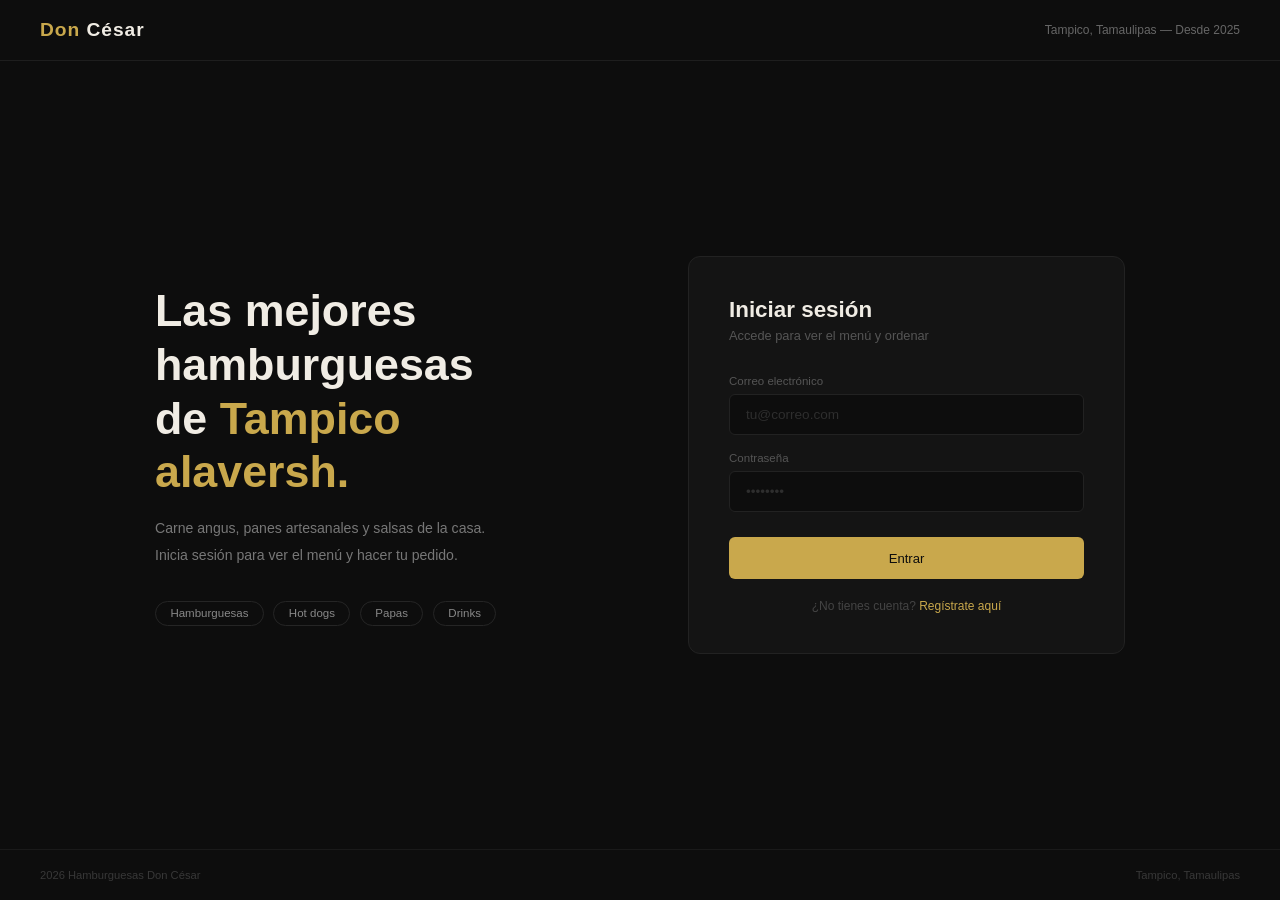
<file: donCesar/index.html>
<!DOCTYPE html>
<html lang="es">
<head>
  <meta charset="UTF-8">
  <meta name="viewport" content="width=device-width, initial-scale=1.0">
  <title>Hamburguesas Don César</title>
  <link rel="stylesheet" href="css/style.css">
</head>
<body>

  <nav>
    <div class="logo">Don <span>César</span></div>
    <p>Tampico, Tamaulipas — Desde 2025</p>
  </nav>

  <main>
    <div class="info">
      <h1>Las mejores<br>hamburguesas<br>de <span class="gold">Tampico alaversh.</span></h1>
      <p>Carne angus, panes artesanales y salsas de la casa.<br>Inicia sesión para ver el menú y hacer tu pedido.</p>
      <div class="chips">
        <span class="chip">Hamburguesas</span>
        <span class="chip">Hot dogs</span>
        <span class="chip">Papas</span>
        <span class="chip">Drinks</span>
      </div>
    </div>

    <div class="login-card">
      <h2>Iniciar sesión</h2>
      <p class="sub">Accede para ver el menú y ordenar</p>

      <div class="form-group">
        <label>Correo electrónico</label>
        <input type="email" placeholder="tu@correo.com">
      </div>
      <div class="form-group">
        <label>Contraseña</label>
        <input type="password" placeholder="••••••••">
      </div>

      <button class="btn-login">Entrar</button>
      <p class="register-link">¿No tienes cuenta? <a href="#">Regístrate aquí</a></p>
    </div>
  </main>

  <footer>
    <p> 2026 Hamburguesas Don César</p>
    <p>Tampico, Tamaulipas</p>
  </footer>

</body>
</html>
</file>
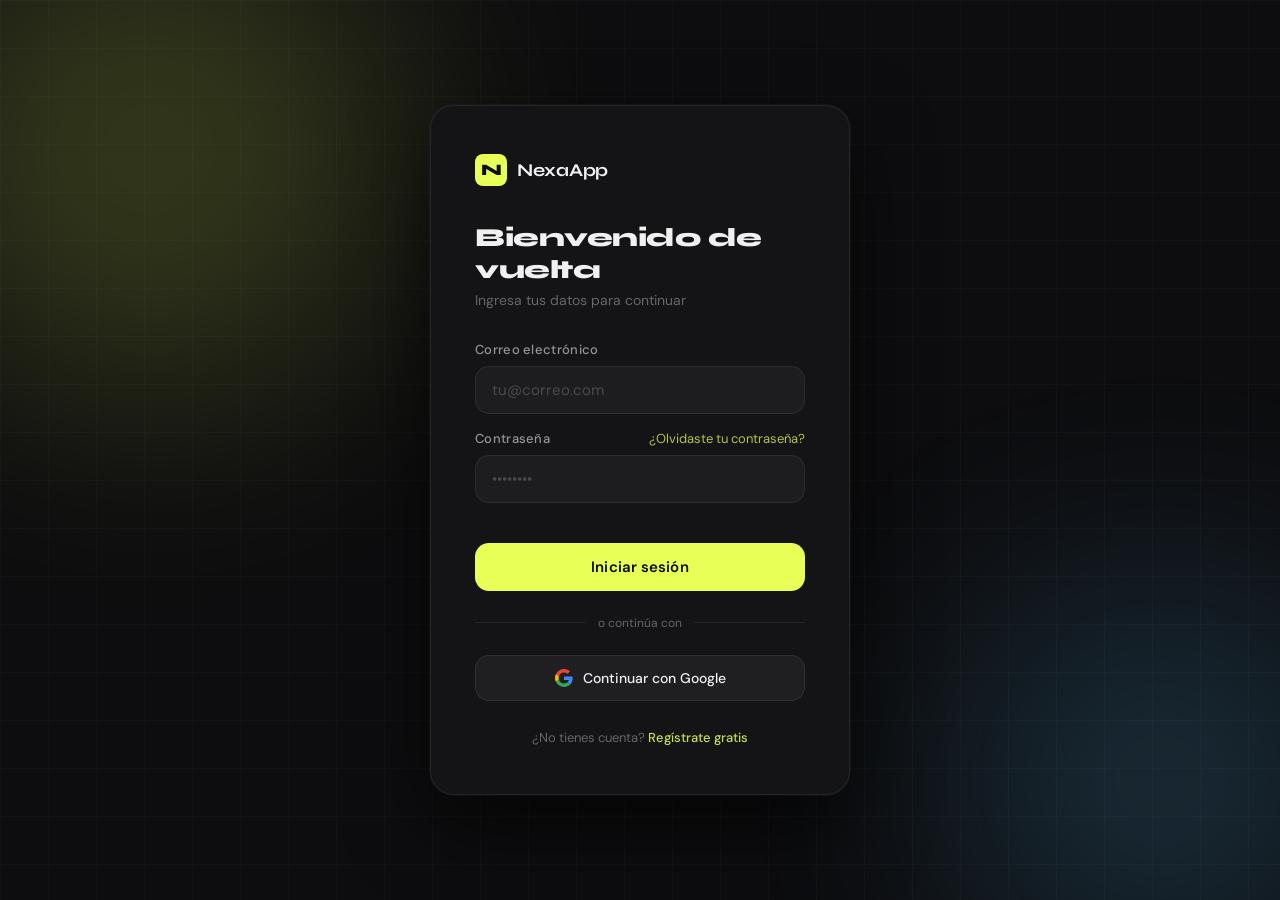
<file: login.html>
<!DOCTYPE html>
<html lang="es">
<head>
  <meta charset="UTF-8" />
  <meta name="viewport" content="width=device-width, initial-scale=1.0"/>
  <title>Login — NexaApp</title>
  <link href="https://fonts.googleapis.com/css2?family=DM+Sans:wght@300;400;500;600&family=Syne:wght@700;800&display=swap" rel="stylesheet"/>
  <style>
    *, *::before, *::after { box-sizing: border-box; margin: 0; padding: 0; }

    :root {
      --bg: #0d0d0f;
      --surface: #141416;
      --border: rgba(255,255,255,0.07);
      --border-focus: rgba(255,255,255,0.25);
      --text: #f0f0f0;
      --muted: #666;
      --accent: #e8ff57;
      --accent-dim: rgba(232,255,87,0.12);
      --google: #fff;
      --radius: 14px;
    }

    body {
      background: var(--bg);
      color: var(--text);
      font-family: 'DM Sans', sans-serif;
      min-height: 100vh;
      display: flex;
      align-items: center;
      justify-content: center;
      overflow: hidden;
    }

    /* Ambient background blobs */
    .ambient {
      position: fixed;
      inset: 0;
      pointer-events: none;
      z-index: 0;
    }
    .blob {
      position: absolute;
      border-radius: 50%;
      filter: blur(120px);
      opacity: 0.18;
    }
    .blob-1 {
      width: 500px; height: 500px;
      background: #e8ff57;
      top: -100px; left: -100px;
      animation: drift1 12s ease-in-out infinite alternate;
    }
    .blob-2 {
      width: 400px; height: 400px;
      background: #57c4ff;
      bottom: -80px; right: -80px;
      animation: drift2 15s ease-in-out infinite alternate;
    }
    @keyframes drift1 { to { transform: translate(60px, 80px); } }
    @keyframes drift2 { to { transform: translate(-60px, -60px); } }

    /* Subtle grid pattern */
    .grid-bg {
      position: fixed;
      inset: 0;
      background-image:
        linear-gradient(rgba(255,255,255,0.025) 1px, transparent 1px),
        linear-gradient(90deg, rgba(255,255,255,0.025) 1px, transparent 1px);
      background-size: 48px 48px;
      z-index: 0;
    }

    /* Card */
    .card {
      position: relative;
      z-index: 1;
      background: var(--surface);
      border: 1px solid var(--border);
      border-radius: 24px;
      padding: 48px 44px;
      width: 100%;
      max-width: 420px;
      box-shadow: 0 0 0 1px rgba(255,255,255,0.03), 0 32px 80px rgba(0,0,0,0.6);
      animation: fadeUp 0.6s cubic-bezier(0.16,1,0.3,1) both;
    }
    @keyframes fadeUp {
      from { opacity: 0; transform: translateY(28px); }
      to   { opacity: 1; transform: translateY(0); }
    }

    /* Header */
    .logo {
      display: flex;
      align-items: center;
      gap: 10px;
      margin-bottom: 36px;
    }
    .logo-mark {
      width: 32px; height: 32px;
      background: var(--accent);
      border-radius: 8px;
      display: grid;
      place-items: center;
    }
    .logo-mark span {
      font-family: 'Syne', sans-serif;
      font-size: 16px;
      font-weight: 800;
      color: #0d0d0f;
      line-height: 1;
    }
    .logo-name {
      font-family: 'Syne', sans-serif;
      font-size: 18px;
      font-weight: 700;
      letter-spacing: -0.3px;
    }

    h1 {
      font-family: 'Syne', sans-serif;
      font-size: 26px;
      font-weight: 800;
      letter-spacing: -0.5px;
      line-height: 1.2;
      margin-bottom: 6px;
    }
    .subtitle {
      font-size: 14px;
      color: var(--muted);
      margin-bottom: 32px;
    }

    /* Form */
    .field {
      margin-bottom: 16px;
    }
    label {
      display: block;
      font-size: 13px;
      font-weight: 500;
      color: rgba(255,255,255,0.55);
      margin-bottom: 8px;
      letter-spacing: 0.3px;
    }
    input {
      width: 100%;
      background: rgba(255,255,255,0.04);
      border: 1px solid var(--border);
      border-radius: var(--radius);
      padding: 13px 16px;
      font-family: 'DM Sans', sans-serif;
      font-size: 15px;
      color: var(--text);
      outline: none;
      transition: border-color 0.2s, background 0.2s, box-shadow 0.2s;
    }
    input::placeholder { color: rgba(255,255,255,0.2); }
    input:focus {
      border-color: var(--border-focus);
      background: rgba(255,255,255,0.07);
      box-shadow: 0 0 0 3px rgba(232,255,87,0.07);
    }

    /* Password row */
    .password-row {
      display: flex;
      justify-content: space-between;
      align-items: center;
      margin-bottom: 8px;
    }
    .password-row label { margin-bottom: 0; }
    .forgot {
      font-size: 13px;
      color: var(--accent);
      text-decoration: none;
      opacity: 0.75;
      transition: opacity 0.2s;
    }
    .forgot:hover { opacity: 1; }

    /* Submit */
    .btn-primary {
      width: 100%;
      margin-top: 24px;
      padding: 14px;
      background: var(--accent);
      color: #0d0d0f;
      font-family: 'DM Sans', sans-serif;
      font-size: 15px;
      font-weight: 600;
      border: none;
      border-radius: var(--radius);
      cursor: pointer;
      transition: transform 0.15s, box-shadow 0.2s, opacity 0.2s;
      letter-spacing: 0.1px;
    }
    .btn-primary:hover {
      transform: translateY(-1px);
      box-shadow: 0 8px 28px rgba(232,255,87,0.25);
    }
    .btn-primary:active { transform: translateY(0); }

    /* Divider */
    .divider {
      display: flex;
      align-items: center;
      gap: 12px;
      margin: 24px 0;
    }
    .divider::before, .divider::after {
      content: '';
      flex: 1;
      height: 1px;
      background: var(--border);
    }
    .divider span {
      font-size: 12px;
      color: var(--muted);
      white-space: nowrap;
    }

    /* Google */
    .btn-google {
      width: 100%;
      padding: 13px;
      background: rgba(255,255,255,0.05);
      border: 1px solid var(--border);
      border-radius: var(--radius);
      cursor: pointer;
      display: flex;
      align-items: center;
      justify-content: center;
      gap: 10px;
      font-family: 'DM Sans', sans-serif;
      font-size: 14px;
      font-weight: 500;
      color: var(--text);
      transition: background 0.2s, border-color 0.2s;
    }
    .btn-google:hover {
      background: rgba(255,255,255,0.09);
      border-color: rgba(255,255,255,0.14);
    }
    .btn-google svg { flex-shrink: 0; }

    /* Footer */
    .footer {
      text-align: center;
      margin-top: 28px;
      font-size: 13px;
      color: var(--muted);
    }
    .footer a {
      color: var(--accent);
      text-decoration: none;
      font-weight: 500;
      opacity: 0.85;
      transition: opacity 0.2s;
    }
    .footer a:hover { opacity: 1; }
  </style>
</head>
<body>

<div class="ambient">
  <div class="blob blob-1"></div>
  <div class="blob blob-2"></div>
</div>
<div class="grid-bg"></div>

<div class="card">
  <div class="logo">
    <div class="logo-mark"><span>N</span></div>
    <span class="logo-name">NexaApp</span>
  </div>

  <h1>Bienvenido de vuelta</h1>
  <p class="subtitle">Ingresa tus datos para continuar</p>

  <form onsubmit="handleLogin(event)">
    <div class="field">
      <label for="email">Correo electrónico</label>
      <input id="email" type="email" placeholder="tu@correo.com" required />
    </div>

    <div class="field">
      <div class="password-row">
        <label for="password">Contraseña</label>
        <a href="#" class="forgot">¿Olvidaste tu contraseña?</a>
      </div>
      <input id="password" type="password" placeholder="••••••••" required />
    </div>

    <button type="submit" class="btn-primary">Iniciar sesión</button>
  </form>

  <div class="divider"><span>o continúa con</span></div>

  <button class="btn-google" onclick="handleGoogle()">
    <svg width="18" height="18" viewBox="0 0 48 48">
      <path fill="#EA4335" d="M24 9.5c3.54 0 6.71 1.22 9.21 3.6l6.85-6.85C35.9 2.38 30.47 0 24 0 14.62 0 6.51 5.38 2.56 13.22l7.98 6.19C12.43 13.72 17.74 9.5 24 9.5z"/>
      <path fill="#4285F4" d="M46.98 24.55c0-1.57-.15-3.09-.38-4.55H24v9.02h12.94c-.58 2.96-2.26 5.48-4.78 7.18l7.73 6c4.51-4.18 7.09-10.36 7.09-17.65z"/>
      <path fill="#FBBC05" d="M10.53 28.59c-.48-1.45-.76-2.99-.76-4.59s.27-3.14.76-4.59l-7.98-6.19C.92 16.46 0 20.12 0 24c0 3.88.92 7.54 2.56 10.78l7.97-6.19z"/>
      <path fill="#34A853" d="M24 48c6.48 0 11.93-2.13 15.89-5.81l-7.73-6c-2.18 1.48-4.97 2.31-8.16 2.31-6.26 0-11.57-4.22-13.47-9.91l-7.98 6.19C6.51 42.62 14.62 48 24 48z"/>
    </svg>
    Continuar con Google
  </button>

  <p class="footer">¿No tienes cuenta? <a href="#">Regístrate gratis</a></p>
</div>

<script>
  function handleLogin(e) {
    e.preventDefault();
    const btn = e.target.querySelector('.btn-primary');
    btn.textContent = 'Iniciando sesión...';
    btn.style.opacity = '0.7';
    setTimeout(() => {
      btn.textContent = '✓ Sesión iniciada';
      btn.style.background = '#57ff9a';
      setTimeout(() => {
        btn.textContent = 'Iniciar sesión';
        btn.style.opacity = '1';
        btn.style.background = 'var(--accent)';
      }, 2000);
    }, 1200);
  }

  function handleGoogle() {
    alert('Conectar con Google — integra tu backend aquí.');
  }
</script>
</body>
</html>
</file>
<file: donCesar/css/style.css>
* { margin: 0; padding: 0; box-sizing: border-box; }

body {
  font-family: 'Inter', sans-serif;
  background: #0d0d0d;
  color: #f0ece4;
  min-height: 100vh;
  display: flex;
  flex-direction: column;
}

nav {
  padding: 1.2rem 2.5rem;
  display: flex;
  align-items: center;
  justify-content: space-between;
  border-bottom: 1px solid #1e1e1e;
}

.logo {
  font-size: 1.2rem;
  font-weight: 700;
  color: #C9A84C;
  letter-spacing: 0.05em;
}

.logo span { color: #f0ece4; }

nav p { font-size: 0.75rem; color: #666; }

main {
  flex: 1;
  display: grid;
  grid-template-columns: 1fr 1fr;
  max-width: 1050px;
  margin: 0 auto;
  width: 100%;
  padding: 5rem 2.5rem;
  gap: 6rem;
  align-items: center;
}

.info h1 {
  font-size: 2.8rem;
  font-weight: 700;
  line-height: 1.2;
  margin-bottom: 1rem;
}

.info h1 .gold { color: #C9A84C; }

.info p {
  font-size: 0.88rem;
  color: #777;
  line-height: 1.9;
  margin-bottom: 2rem;
  font-weight: 300;
}

.chips { display: flex; gap: 0.6rem; flex-wrap: wrap; }

.chip {
  font-size: 0.72rem;
  padding: 0.35rem 0.9rem;
  border: 1px solid #252525;
  color: #888;
  border-radius: 100px;
}

.login-card {
  background: #141414;
  border: 1px solid #222;
  border-radius: 12px;
  padding: 2.5rem;
}

.login-card h2 {
  font-size: 1.4rem;
  font-weight: 700;
  margin-bottom: 0.3rem;
}

.login-card .sub {
  font-size: 0.8rem;
  color: #555;
  margin-bottom: 2rem;
}

.form-group { margin-bottom: 1.1rem; }

label {
  display: block;
  font-size: 0.72rem;
  color: #555;
  margin-bottom: 0.4rem;
}

input {
  width: 100%;
  background: #0d0d0d;
  border: 1px solid #222;
  border-radius: 6px;
  color: #f0ece4;
  padding: 0.75rem 1rem;
  font-size: 0.85rem;
  outline: none;
  transition: border-color 0.2s;
}

input:focus { border-color: #C9A84C; }

input::placeholder { color: #2e2e2e; }

.btn-login {
  width: 100%;
  background: #C9A84C;
  color: #0d0d0d;
  border: none;
  border-radius: 6px;
  padding: 0.85rem;
  font-size: 0.82rem;
  font-weight: 500;
  cursor: pointer;
  margin-top: 0.5rem;
  transition: background 0.2s;
}

.btn-login:hover { background: #dbb95a; }

.register-link {
  text-align: center;
  font-size: 0.75rem;
  color: #444;
  margin-top: 1.2rem;
}

.register-link a {
  color: #C9A84C;
  text-decoration: none;
}

footer {
  border-top: 1px solid #1a1a1a;
  padding: 1.2rem 2.5rem;
  display: flex;
  justify-content: space-between;
}

footer p { font-size: 0.7rem; color: #383838; }
</file>
